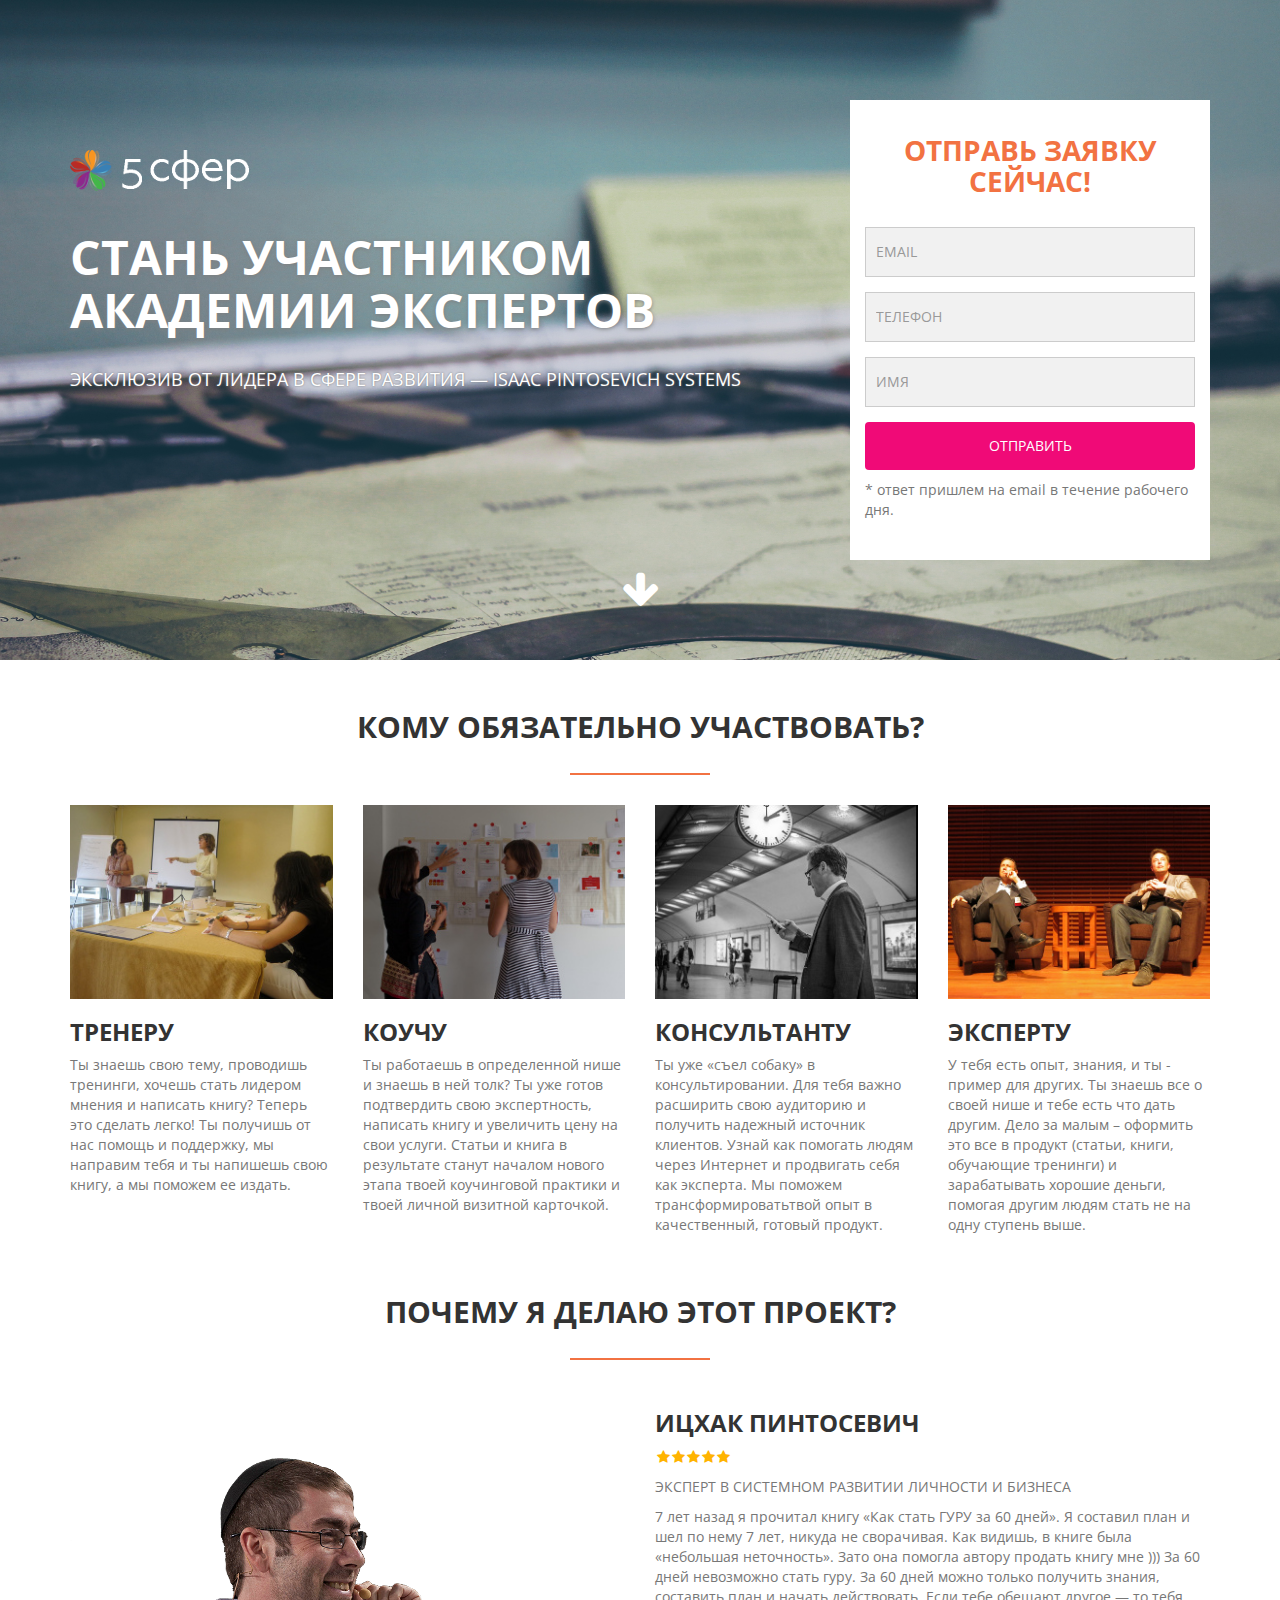
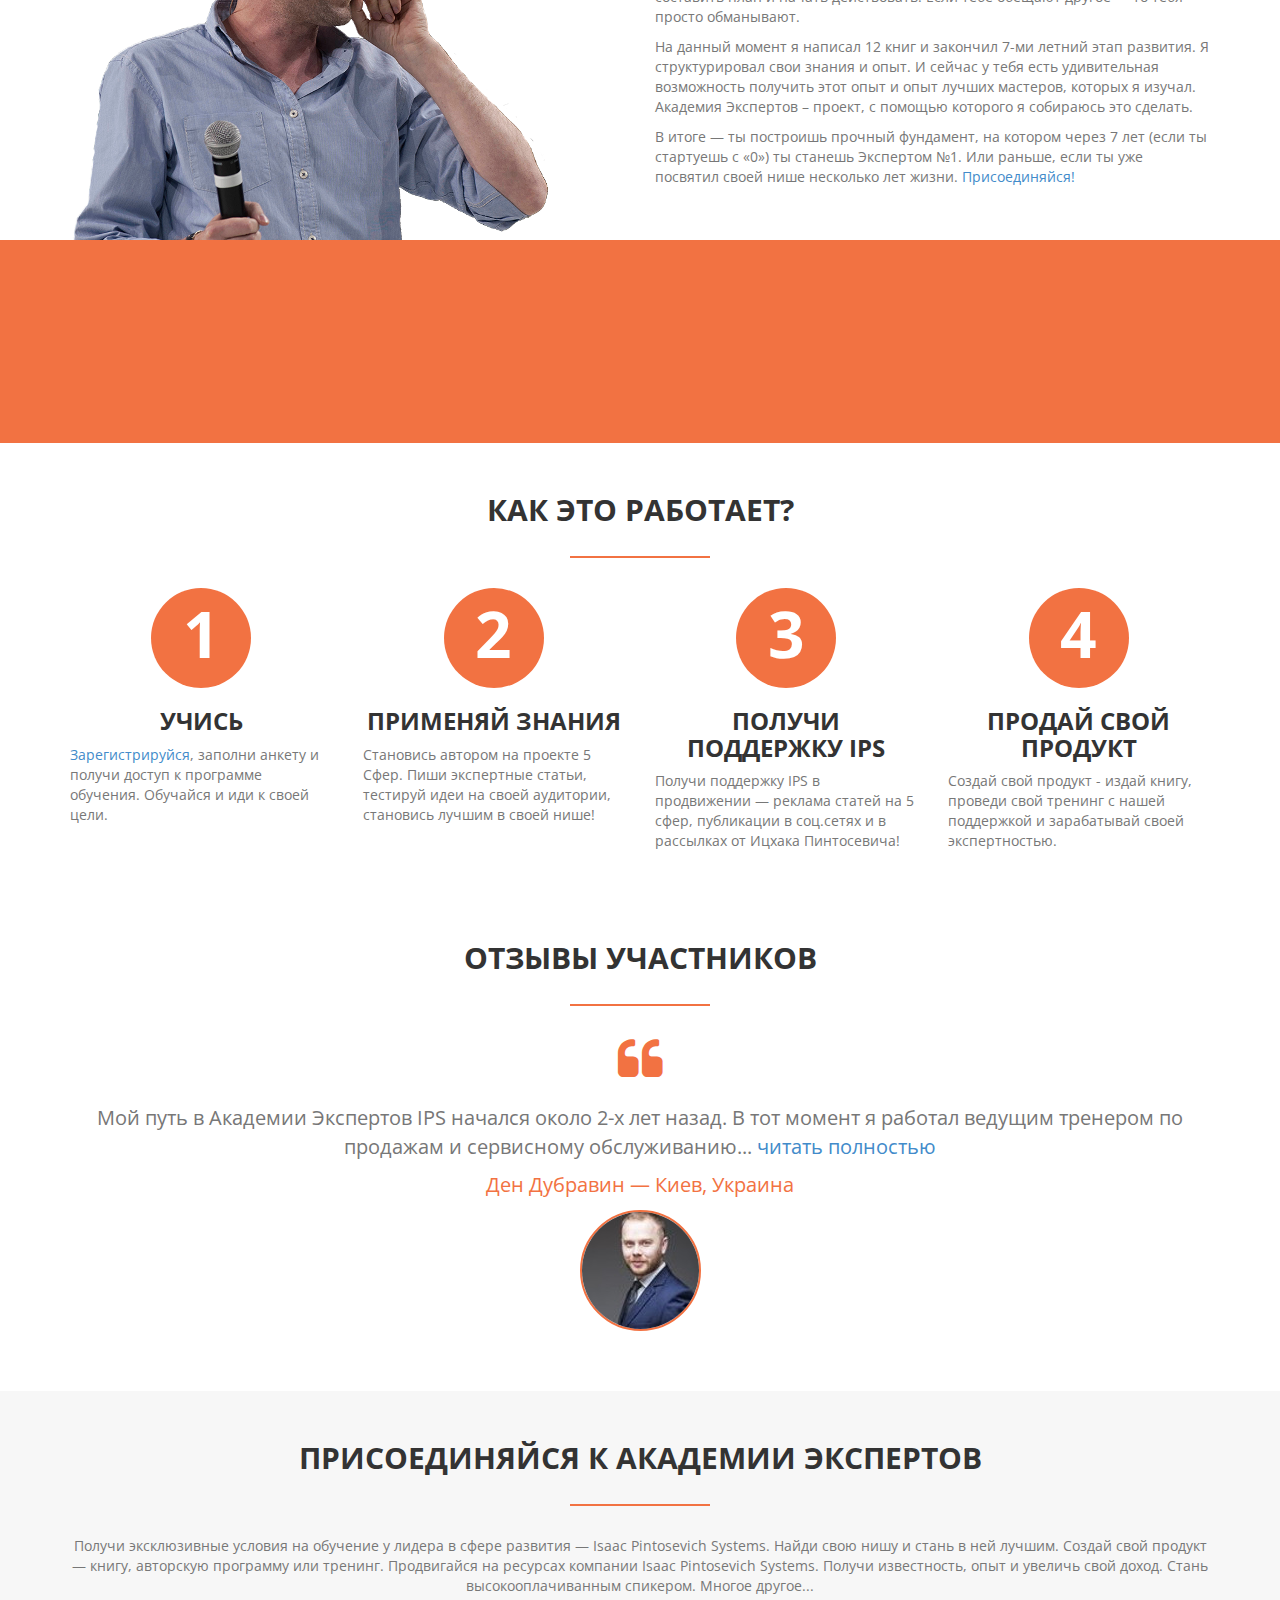
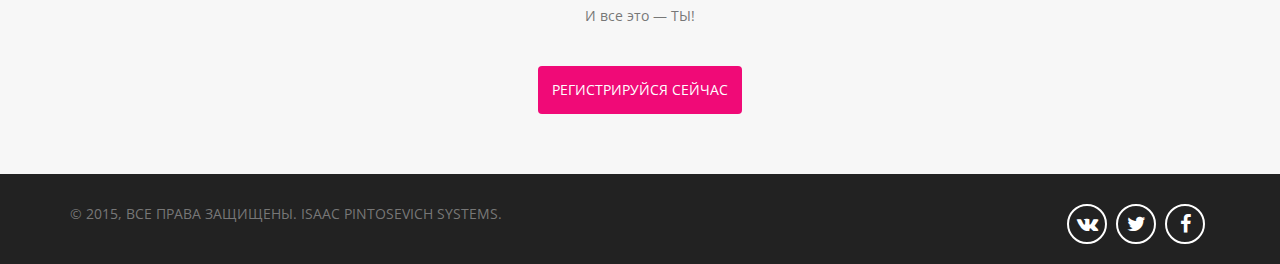
<file: index.html>
<!DOCTYPE html>
<html lang="ru">	
	<head>
		<meta charset="utf-8">
		<meta http-equiv="X-UA-Compatible" content="IE=edge">
		<meta name="viewport" content="width=device-width, initial-scale=1">
		<title>Академия экспертов на 5 сфер</title>
		<meta name="descroption" content="Присоединяйся к «Академии Экспертов» — cовместный обучающий проект Isaac Pintosevich Systems и 5 сфер.">

		<!-- Bootstrap CSS -->
		<!--link href="https://maxcdn.bootstrapcdn.com/bootstrap/3.3.5/css/bootstrap.min.css" rel="stylesheet"-->
		<link rel="stylesheet" type="text/css" href="bootstrap/css/bootstrap.css">

		<!-- Font Awesome -->
		<link rel="stylesheet" href="https://maxcdn.bootstrapcdn.com/font-awesome/4.4.0/css/font-awesome.min.css">
		<link rel="stylesheet" type="text/css" href="css/animate.min.css">
		<link rel="stylesheet" type="text/css" href="css/main.css">

		<!-- HTML5 Shim and Respond.js IE8 support of HTML5 elements and media queries -->
		<!-- WARNING: Respond.js doesn't work if you view the page via file:// -->
		<!--[if lt IE 9]>
			<script src="https://oss.maxcdn.com/libs/html5shiv/3.7.0/html5shiv.js"></script>
			<script src="https://oss.maxcdn.com/libs/respond.js/1.4.2/respond.min.js"></script>
		<![endif]-->
	</head>
	<body>
		<header class="header">
			<div class="container">
				<div class="row">
					<div class="col-xs-12 col-sm-12 col-md-8 col-lg-8 heroitem">
						<a class="" href="http://5sfer.com" ><img src="images/academy/5sferlogo-157x41-white.png" alt="logo" data-selector="img"></a>
						<h1>Стань участником <br>
						Академии Экспертов</h1>
						<p>Эксклюзив от лидера в сфере развития — Isaac Pintosevich Systems</p>
					</div>
					<div class="col-xs-12 col-sm-12 col-md-4 col-lg-4">
						<form class="ctaform"><a name="register"></a>
						  <h3>Отправь заявку сейчас!</h3>
						  <div class="form-group">
						    <input type="email" class="form-control" id="exampleInputEmail1" placeholder="Email">
						  </div>
						  <div class="form-group">
						    <input type="text" class="form-control" id="exampleInputPhone" placeholder="телефон">
						  </div>
						  <div class="form-group">
						    <input type="text" class="form-control" id="exampleInputName" placeholder="имя">
						  </div>

						  <button type="submit" class="btn btn-default">Отправить</button>
						  <p>* ответ пришлем на email в течение рабочего дня.</p>
						</form>
					</div>
				</div>
			</div>
			<div class="col-md-12 col-lg-12">
				<div class="scroll-arrow"><a href="#2ndscreen" title=""><i class="fa fa-arrow-down"></i></a></div>
			</div>
		</header>
		<section class="who">
			<div class="container">
				<div class="row">
					<div class="col-xs-12 col-sm-12 col-md-12 col-lg-12"><a name="2ndscreen"></a>
						<h2>Кому обязательно участвовать?</h2>
						<div class="subline"></div>
					</div>
					<article class="col-xs-12 col-sm-6 col-md-6 col-lg-3 target">
					<img src="images/academy/who02.jpg" alt="">
					<span class="textwrap">
						<h3>Тренеру</h3>
						<p>Ты знаешь свою тему, проводишь тренинги, хочешь стать лидером мнения и написать книгу? Теперь это сделать легко! Ты получишь от нас помощь и поддержку, мы направим тебя и ты напишешь свою книгу, а мы поможем ее издать.</p>
					</span>
					</article>
					<article class="col-xs-12 col-sm-6 col-md-6 col-lg-3 target">
						<img src="images/academy/who03.jpg" alt="">
						<span class="textwrap">
							<h3>Коучу</h3>
							<p>Ты работаешь в определенной нише и знаешь в ней толк? Ты уже готов подтвердить свою экспертность, написать книгу и увеличить цену на свои услуги. Статьи и книга в результате станут началом нового этапа твоей коучинговой практики и твоей личной визитной карточкой.</p>
						</span>
					</article>
					<article class="col-xs-12 col-sm-6 col-md-6 col-lg-3 target">
						<img src="images/academy/who01.jpg" alt="">
						<span class="textwrap">
							<h3>Консультанту</h3>
							<p>Ты уже «съел собаку» в консультировании. Для тебя важно расширить свою аудиторию и получить надежный источник клиентов. Узнай как помогать людям через Интернет и продвигать себя как эксперта. Мы поможем трансформироватьтвой опыт в качественный, готовый продукт.</p>
						</span>
					</article>
					<article class="col-xs-12 col-sm-6 col-md-6 col-lg-3 target">
						<img src="images/academy/who04.jpg" alt="">
						<span class="textwrap">
							<h3>Эксперту</h3>
							<p>У тебя есть опыт, знания, и ты - пример для других. Ты знаешь все о своей нише и тебе есть что дать другим. Дело за малым – оформить это все в продукт (статьи, книги, обучающие тренинги) и зарабатывать хорошие деньги, помогая другим людям стать не на одну ступень выше.</p>
						</span>
					</article>
				</div>
			</div>
		</section>
		<section class="about">
			<div class="container">
				<div class="row">
					<div class="col-xs-12 col-sm-12 col-md-12 col-lg-12">
						<h2>Почему я делаю этот проект?</h2>
						<div class="subline"></div>
					</div>
					<div class="col-xs-12 col-sm-12 col-md-6 col-lg-6">
						<img src="images/academy/isaacp-crop.png" alt="team" data-selector="img">
					</div>
					<div class="col-xs-12 col-sm-12 col-md-6 col-lg-6">
						<h3>Ицхак Пинтосевич</h3>
						<p class="starrating"><i class="fa fa-star"></i><i class="fa fa-star"></i><i class="fa fa-star"></i><i class="fa fa-star"></i><i class="fa fa-star"></i></p>
						<p>ЭКСПЕРТ В СИСТЕМНОМ РАЗВИТИИ ЛИЧНОСТИ И БИЗНЕСА</p>
						<p>7 лет назад я прочитал книгу «Как стать ГУРУ за 60 дней». Я составил план и шел по нему 7 лет, никуда не сворачивая. Как видишь, в книге была «небольшая неточность». Зато она помогла автору продать книгу мне ))) За 60 дней невозможно стать гуру. За 60 дней можно только получить знания, составить план и начать действовать. Если тебе обещают другое — то тебя просто обманывают.</p>

						<p>На данный момент я написал 12 книг и закончил 7-ми летний этап развития. Я структурировал свои знания и опыт. И сейчас у тебя есть удивительная возможность получить этот опыт и опыт лучших мастеров, которых я изучал. Академия Экспертов – проект, с помощью которого я собираюсь это сделать.</p>

						<p>В итоге — ты построишь прочный фундамент, на котором через 7 лет (если ты стартуешь с «0») ты станешь Экспертом №1. Или раньше, если ты уже посвятил своей нише несколько лет жизни. <a href="#" title="">Присоединяйся!</a></p>
					</div>
				</div>
			</div>
		</section>
		<section class="funfacts">
			<div class="container">
				<div class="row">
					<div class="col-xs-12 col-sm-12 col-md-3 col-lg-3">
						<div class="funnumber wow bounceInUp">
						34 798
						</div>
						<div class="funfact wow bounceInDown">
						Прошли обучение
						</div>
					</div>
					<div class="col-xs-12 col-sm-12 col-md-3 col-lg-3">
						<div class="funnumber wow bounceInUp">
						250 000
						</div>
						<div class="funfact wow bounceInDown">
						Читателей в месяц	
						</div>
					</div>
					<div class="col-xs-12 col-sm-12 col-md-3 col-lg-3">
						<div class="funnumber wow bounceInUp">
						134 000
						</div>
						<div class="funfact wow bounceInDown">
						Фанов Facebook	
						</div>
					</div>
					<div class="col-xs-12 col-sm-12 col-md-3 col-lg-3">
						<div class="funnumber wow bounceInUp">
						100 000
						</div>
						<div class="funfact wow bounceInDown">
						Подписчиков рассылки	
						</div>
					</div>
				</div>
			</div>
		</section>
		<section class="steps">
			<div class="container">
				<div class="row">
					<div class="col-xs-12 col-sm-12 col-md-12 col-lg-12">
						<h2>Как это работает?</h2>
						<div class="subline"></div>
					</div>
					<div class="col-xs-12 col-sm-6 col-md-3 col-lg-3">
						<div class="step">
							1
						</div>
						<h3>Учись</h3>
						<p><a href="#register" title="">Зарегистрируйся</a>, заполни анкету и получи доступ к программе обучения. Обучайся и иди к своей цели.</p>
					</div>
					<div class="col-xs-12 col-sm-6 col-md-3 col-lg-3">
						<div class="step">
							2
						</div>
						<h3>Применяй знания</h3>
						<p>Становись автором на проекте 5 Сфер. Пиши экспертные статьи, тестируй идеи на своей аудитории, становись лучшим в своей нише!</p>
					</div>
					<div class="col-xs-12 col-sm-6 col-md-3 col-lg-3">
						<div class="step">
							3
						</div>
						<h3>Получи поддержку IPS</h3>
						<p>Получи поддержку IPS в продвижении — реклама статей на 5 сфер, публикации в соц.сетях и в рассылках от Ицхака Пинтосевича!</p>
					</div>
					<div class="col-xs-12 col-sm-6 col-md-3 col-lg-3">
						<div class="step">
							4
						</div>
						<h3>Продай свой продукт</h3>
						<p>Создай свой продукт - издай книгу, проведи свой тренинг с нашей поддержкой и зарабатывай своей экспертностью.</p>
					</div>
				</div>
			</div>
		</section>
		<section class="testimonials">
			<div class="container">
				<div class="row">
					<div class="col-xs-12 col-sm-12 col-md-12 col-lg-12">
						<h2>Отзывы участников</h2>
						<div class="subline"></div>
					</div>
					<div class="col-xs-12 col-sm-12 col-md-12 col-lg-12 carousel slide" data-ride="carousel" id="carousel-testimonials">
					<div class="carousel-inner" role="listbox">
						<div class="item active">
							<i class="fa fa-quote-left quote"></i>
							<p>Мой путь в Академии Экспертов IPS начался около 2-х лет назад. В тот момент я работал ведущим тренером по продажам и сервисному обслуживанию... <a href="http://5sfer.com/20579-istoriya-uspekha-dena-dubravina.html" target="_blank">читать полностью</a></p>
							<p class="name">Ден Дубравин — Киев, Украина</p>
							<img src="images/academy/den-dubravin.jpg" alt="" class="avatar">
						</div>
						<div class="item">
							<i class="fa fa-quote-left quote"></i>
							<p>Мне нравится как меняется моя жизнь ... Сегодня я автор и инструктор эколифтинга лица (йога для лица). Простыми естественными методами я улучшила свою внешность и помогаю другим женщинам... <a href="http://5sfer.com/20639-kak-ya-izmenila-svoyu-zhizn-i-teper-pomogayu-drugim-zhenshchinam.html" target="_blank">читать полностью</a></p>
							<p class="name">Елена Савчук — Киев, Украина</p>
							<img src="images/academy/elenasavchuk.jpg" alt="" class="avatar">
						</div>
					</div>
					</div>
				</div>
			</div>
		</section>
		<section class="lastcall">
			<div class="container">
				<div class="row">
					<div class="col-xs-12 col-sm-12 col-md-12 col-lg-12">
						<h2>Присоединяйся к Академии Экспертов</h2>
						<div class="subline"></div>
						<p>Получи эксклюзивные условия на обучение у лидера в сфере развития —  Isaac Pintosevich Systems. Найди свою нишу и стань в ней лучшим. Создай свой продукт — книгу, авторскую программу или тренинг. Продвигайся на ресурсах компании Isaac Pintosevich Systems. Получи известность, опыт и увеличь свой доход. Стань высокооплачиванным спикером. Многое другое...</p>
						<p>И все это — ТЫ!</p>
						<a href="#register" type="button" class="btn btn-default">Регистрируйся сейчас</a>
					</div>
				</div>
			</div>
		</section>
		<footer class="footer">
			<div class="container">
				<div class="row">
					<div class="col-xs-6 col-sm-6 col-md-6 col-lg-6">
						<span class="copyrights">© 2015, ВСЕ ПРАВА ЗАЩИЩЕНЫ. ISAAC PINTOSEVICH SYSTEMS.</span>
					</div>
					<div class="col-xs-6 col-sm-6 col-md-6 col-lg-6">
						<div class="footer-social">
							<ul>
								<li><a href="#"><i class="fa fa-vk"></i></a></li>
								<li><a href="#"><i class="fa fa-twitter"></i></a></li>
								<li><a href="#"><i class="fa fa-facebook"></i></a></li>
							</ul>
						</div>
					</div>
				</div>
			</div>
		</footer>

		<!-- jQuery -->
		<script src="https://ajax.googleapis.com/ajax/libs/jquery/2.1.4/jquery.min.js"></script>
		<!-- Bootstrap JavaScript -->
		<script src="https://maxcdn.bootstrapcdn.com/bootstrap/3.3.5/js/bootstrap.min.js"></script>
		<script src="js/wow.min.js" charset="utf-8" async defer></script>
		<script src="js/client.js" charset="utf-8" async defer></script>
	</body>
</html>
</file>
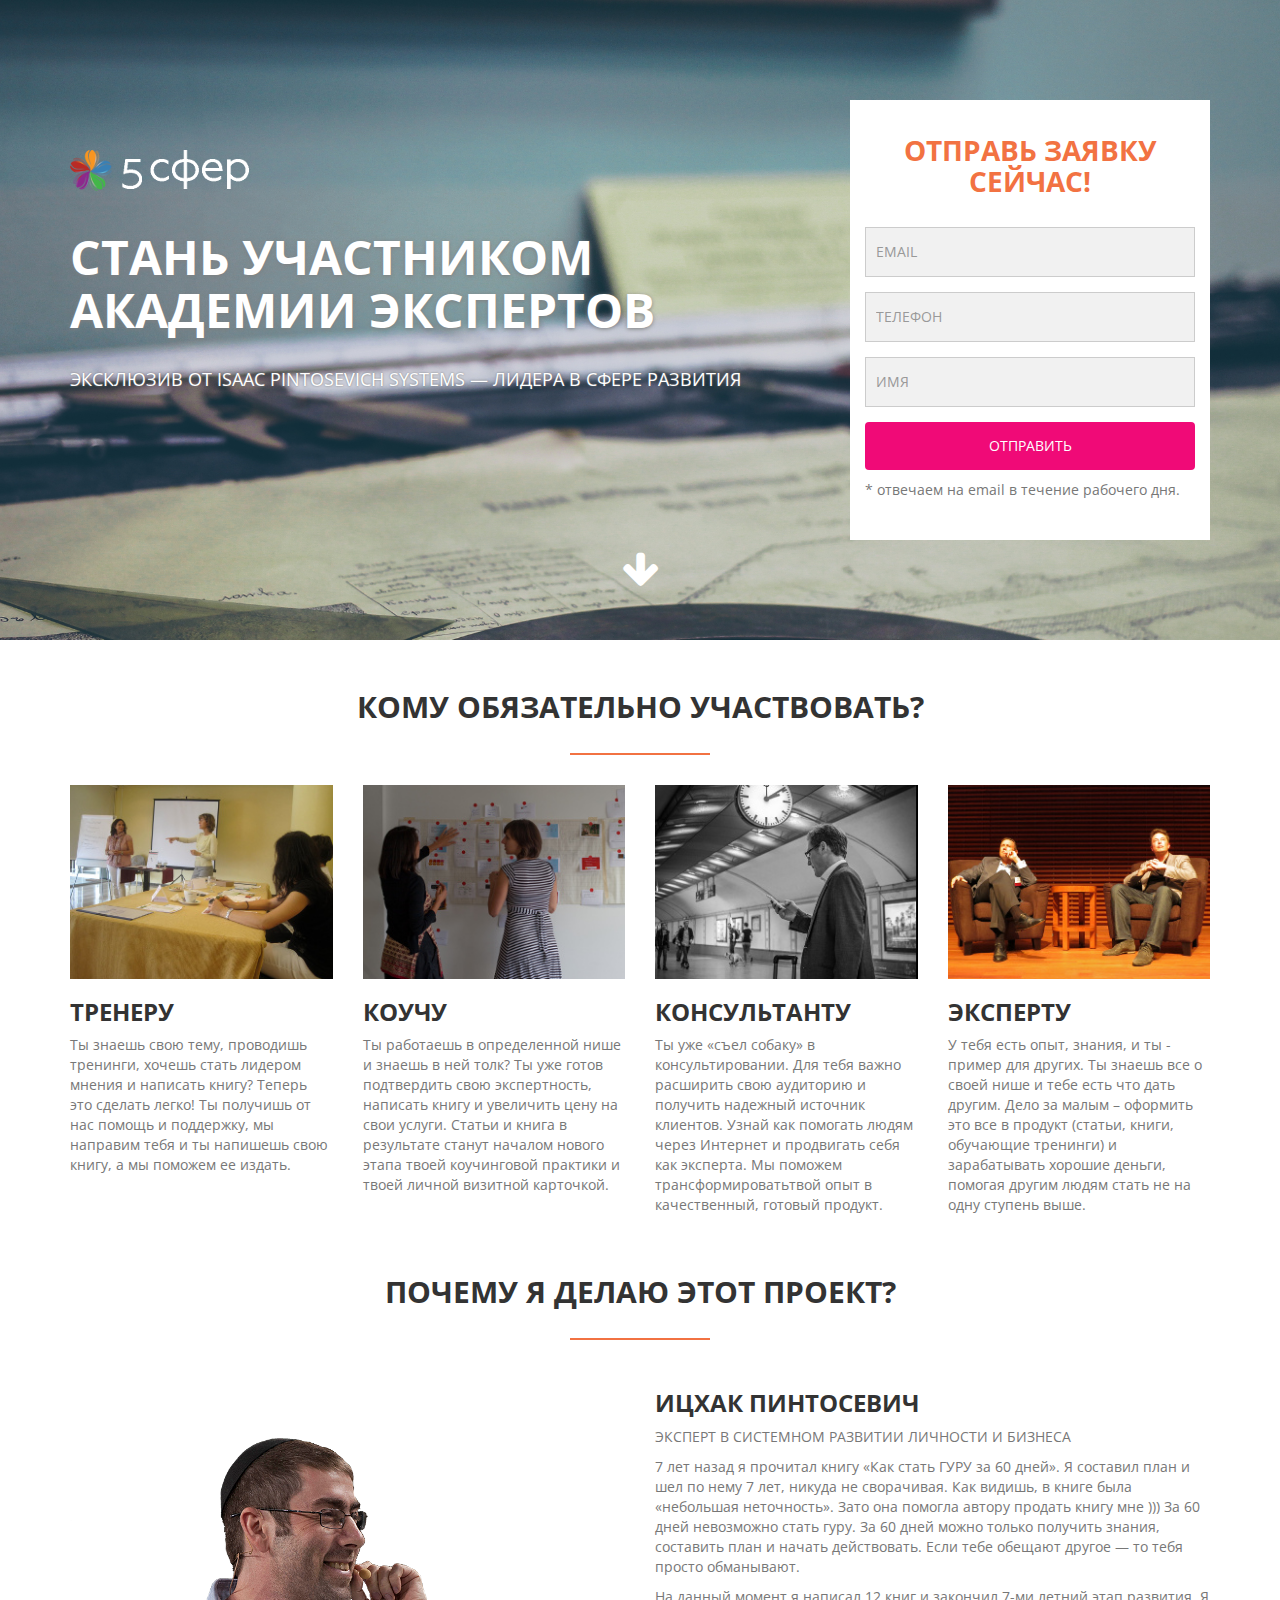
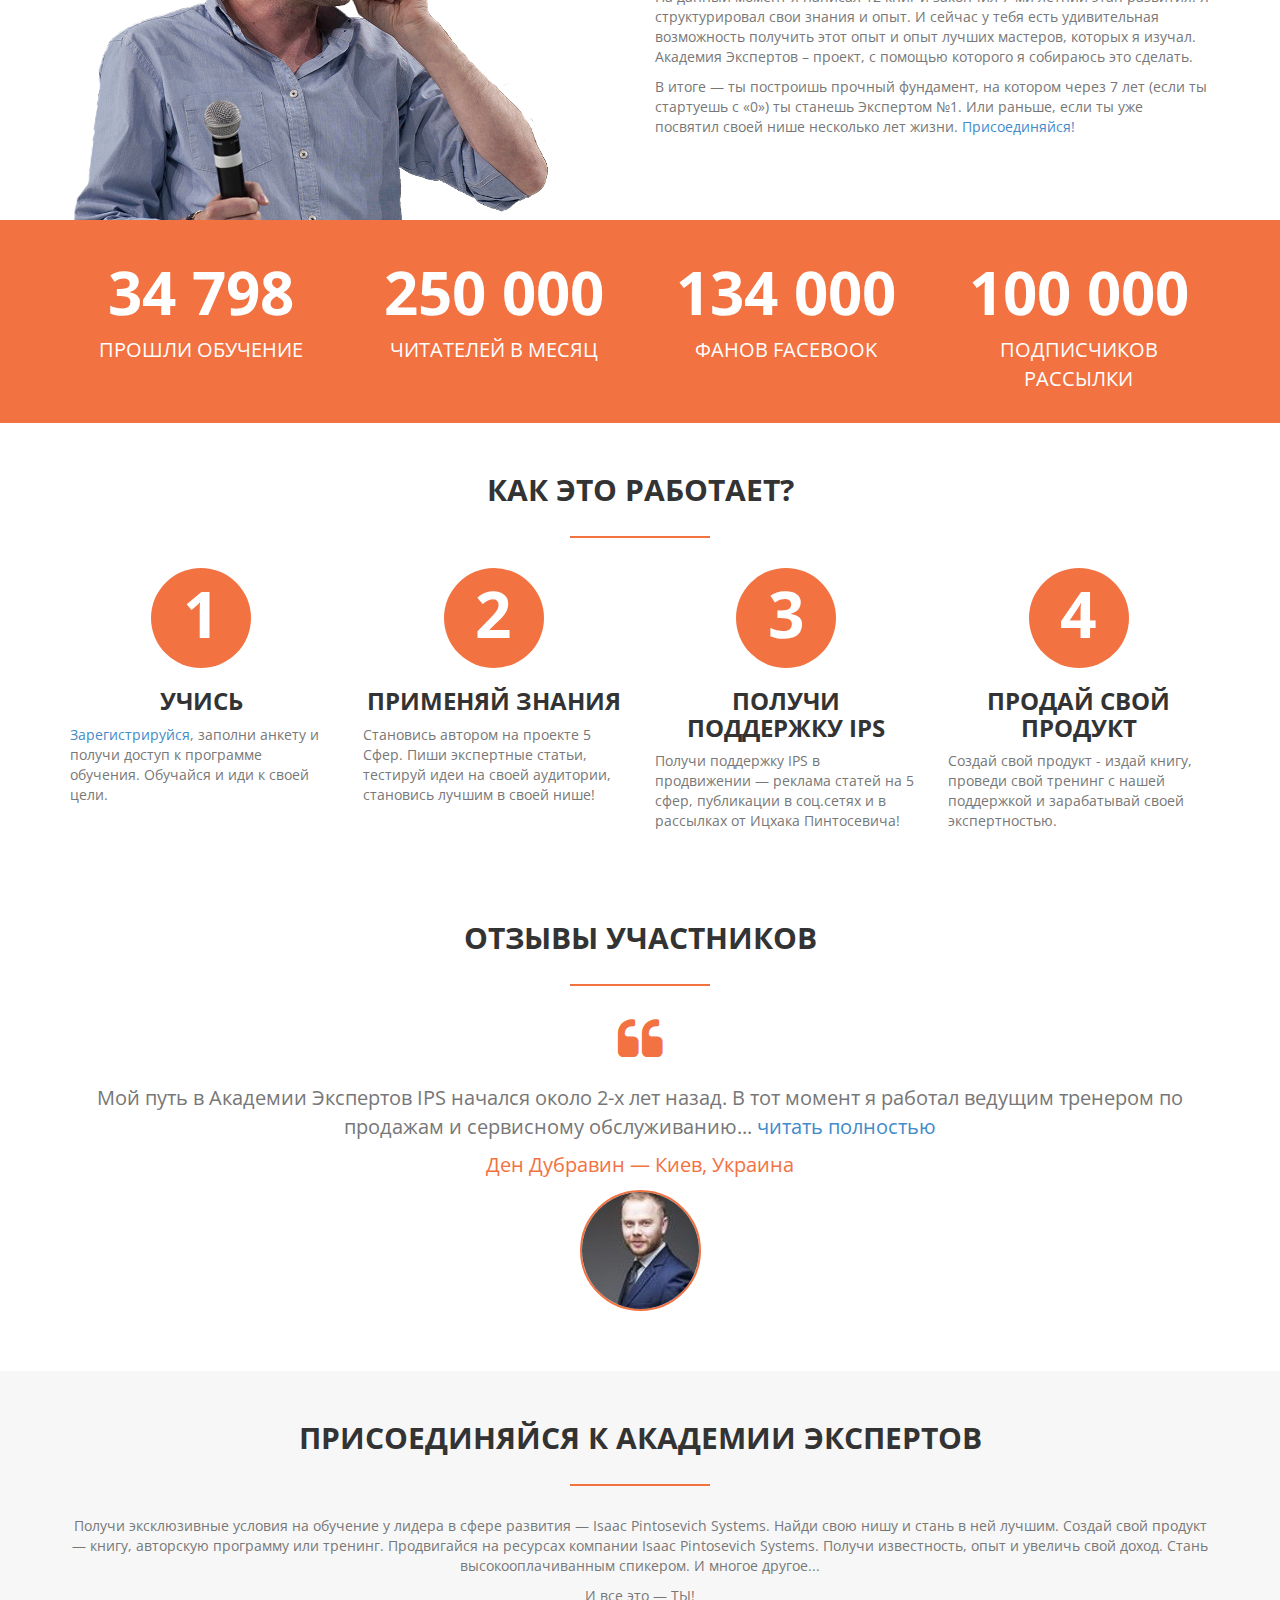
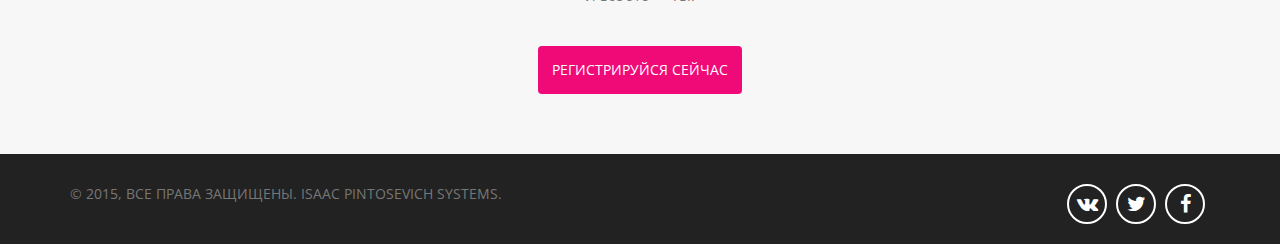
<file: academy.html>
<!DOCTYPE html>
<html lang="ru">	
	<head>
		<meta charset="utf-8">
		<meta http-equiv="X-UA-Compatible" content="IE=edge">
		<meta name="viewport" content="width=device-width, initial-scale=1">
		<title>Title Page</title>

		<!-- Bootstrap CSS -->
		<!--link href="https://maxcdn.bootstrapcdn.com/bootstrap/3.3.5/css/bootstrap.min.css" rel="stylesheet"-->
		<link rel="stylesheet" type="text/css" href="bootstrap/css/bootstrap.css">

		<!-- Font Awesome -->
		<link rel="stylesheet" href="https://maxcdn.bootstrapcdn.com/font-awesome/4.4.0/css/font-awesome.min.css">
		
		<link rel="stylesheet" type="text/css" href="css/main.css">

		<!-- HTML5 Shim and Respond.js IE8 support of HTML5 elements and media queries -->
		<!-- WARNING: Respond.js doesn't work if you view the page via file:// -->
		<!--[if lt IE 9]>
			<script src="https://oss.maxcdn.com/libs/html5shiv/3.7.0/html5shiv.js"></script>
			<script src="https://oss.maxcdn.com/libs/respond.js/1.4.2/respond.min.js"></script>
		<![endif]-->
	</head>
	<body>
		<header class="header">
			<div class="container">
				<div class="row">
					<div class="col-xs-12 col-sm-12 col-md-8 col-lg-8 heroitem">
						<a class="" href="#" ><img src="images/academy/5sferlogo-157x41-white.png" alt="logo" data-selector="img"></a>
						<h1>Стань участником <br>
						Академии Экспертов</h1>
						<p>Эксклюзив от Isaac Pintosevich Systems — лидера в сфере развития</p>
					</div>
					<div class="col-xs-12 col-sm-12 col-md-4 col-lg-4">
						<form class="ctaform"><a name="register"></a>
						  <h3>Отправь заявку сейчас!</h3>
						  <div class="form-group">
						    <input type="email" class="form-control" id="exampleInputEmail1" placeholder="Email">
						  </div>
						  <div class="form-group">
						    <input type="text" class="form-control" id="exampleInputPhone" placeholder="телефон">
						  </div>
						  <div class="form-group">
						    <input type="text" class="form-control" id="exampleInputName" placeholder="имя">
						  </div>

						  <button type="submit" class="btn btn-default">Отправить</button>
						  <p>* отвечаем на email в течение рабочего дня.</p>
						</form>
					</div>
				</div>
			</div>
			<div class="col-md-12 col-lg-12">
				<div class="scroll-arrow"><a href="#2ndscreen" title=""><i class="fa fa-arrow-down"></i></a></div>
			</div>
		</header>
		<section class="who">
			<div class="container">
				<div class="row">
					<div class="col-xs-12 col-sm-12 col-md-12 col-lg-12"><a name="2ndscreen"></a>
						<h2>Кому обязательно участвовать?</h2>
						<div class="subline"></div>
					</div>
					<article class="col-xs-12 col-sm-6 col-md-6 col-lg-3 target">
					<img src="images/academy/who02.jpg" alt="">
					<span class="textwrap">
						<h3>Тренеру</h3>
						<p>Ты знаешь свою тему, проводишь тренинги, хочешь стать лидером мнения и написать книгу? Теперь это сделать легко! Ты получишь от нас помощь и поддержку, мы направим тебя и ты напишешь свою книгу, а мы поможем ее издать.</p>
					</span>
					</article>
					<article class="col-xs-12 col-sm-6 col-md-6 col-lg-3 target">
						<img src="images/academy/who03.jpg" alt="">
						<span class="textwrap">
							<h3>Коучу</h3>
							<p>Ты работаешь в определенной нише и знаешь в ней толк? Ты уже готов подтвердить свою экспертность, написать книгу и увеличить цену на свои услуги. Статьи и книга в результате станут началом нового этапа твоей коучинговой практики и твоей личной визитной карточкой.</p>
						</span>
					</article>
					<article class="col-xs-12 col-sm-6 col-md-6 col-lg-3 target">
						<img src="images/academy/who01.jpg" alt="">
						<span class="textwrap">
							<h3>Консультанту</h3>
							<p>Ты уже «съел собаку» в консультировании. Для тебя важно расширить свою аудиторию и получить надежный источник клиентов. Узнай как помогать людям через Интернет и продвигать себя как эксперта. Мы поможем трансформироватьтвой опыт в качественный, готовый продукт.</p>
						</span>
					</article>
					<article class="col-xs-12 col-sm-6 col-md-6 col-lg-3 target">
						<img src="images/academy/who04.jpg" alt="">
						<span class="textwrap">
							<h3>Эксперту</h3>
							<p>У тебя есть опыт, знания, и ты - пример для других. Ты знаешь все о своей нише и тебе есть что дать другим. Дело за малым – оформить это все в продукт (статьи, книги, обучающие тренинги) и зарабатывать хорошие деньги, помогая другим людям стать не на одну ступень выше.</p>
						</span>
					</article>
				</div>
			</div>
		</section>
		<section class="about">
			<div class="container">
				<div class="row">
					<div class="col-xs-12 col-sm-12 col-md-12 col-lg-12">
						<h2>Почему я делаю этот проект?</h2>
						<div class="subline"></div>
					</div>
					<div class="col-xs-12 col-sm-12 col-md-6 col-lg-6">
						<img src="images/academy/isaacp-crop.png" alt="team" data-selector="img">
					</div>
					<div class="col-xs-12 col-sm-12 col-md-6 col-lg-6">
						<h3>Ицхак Пинтосевич</h3>
						<p>ЭКСПЕРТ В СИСТЕМНОМ РАЗВИТИИ ЛИЧНОСТИ И БИЗНЕСА</p>
						<p>7 лет назад я прочитал книгу «Как стать ГУРУ за 60 дней». Я составил план и шел по нему 7 лет, никуда не сворачивая. Как видишь, в книге была «небольшая неточность». Зато она помогла автору продать книгу мне ))) За 60 дней невозможно стать гуру. За 60 дней можно только получить знания, составить план и начать действовать. Если тебе обещают другое — то тебя просто обманывают.</p>

						<p>На данный момент я написал 12 книг и закончил 7-ми летний этап развития. Я структурировал свои знания и опыт. И сейчас у тебя есть удивительная возможность получить этот опыт и опыт лучших мастеров, которых я изучал. Академия Экспертов – проект, с помощью которого я собираюсь это сделать.</p>

						<p>В итоге — ты построишь прочный фундамент, на котором через 7 лет (если ты стартуешь с «0») ты станешь Экспертом №1. Или раньше, если ты уже посвятил своей нише несколько лет жизни. <a href="#" title="">Присоединяйся!</a></p>
					</div>
				</div>
			</div>
		</section>
		<section class="funfacts">
			<div class="container">
				<div class="row">
					<div class="col-xs-12 col-sm-12 col-md-3 col-lg-3">
						<div class="funnumber">
						34 798
						</div>
						<div class="funfact">
						Прошли обучение
						</div>
					</div>
					<div class="col-xs-12 col-sm-12 col-md-3 col-lg-3">
						<div class="funnumber">
						250 000
						</div>
						<div class="funfact">
						Читателей в месяц	
						</div>
					</div>
					<div class="col-xs-12 col-sm-12 col-md-3 col-lg-3">
						<div class="funnumber">
						134 000
						</div>
						<div class="funfact">
						Фанов Facebook	
						</div>
					</div>
					<div class="col-xs-12 col-sm-12 col-md-3 col-lg-3">
						<div class="funnumber">
						100 000
						</div>
						<div class="funfact">
						Подписчиков рассылки	
						</div>
					</div>
				</div>
			</div>
		</section>
		<section class="steps">
			<div class="container">
				<div class="row">
					<div class="col-xs-12 col-sm-12 col-md-12 col-lg-12">
						<h2>Как это работает?</h2>
						<div class="subline"></div>
					</div>
					<div class="col-xs-12 col-sm-6 col-md-3 col-lg-3">
						<div class="step">
							1
						</div>
						<h3>Учись</h3>
						<p><a href="#register" title="">Зарегистрируйся</a>, заполни анкету и получи доступ к программе обучения. Обучайся и иди к своей цели.</p>
					</div>
					<div class="col-xs-12 col-sm-6 col-md-3 col-lg-3">
						<div class="step">
							2
						</div>
						<h3>Применяй знания</h3>
						<p>Становись автором на проекте 5 Сфер. Пиши экспертные статьи, тестируй идеи на своей аудитории, становись лучшим в своей нише!</p>
					</div>
					<div class="col-xs-12 col-sm-6 col-md-3 col-lg-3">
						<div class="step">
							3
						</div>
						<h3>Получи поддержку IPS</h3>
						<p>Получи поддержку IPS в продвижении — реклама статей на 5 сфер, публикации в соц.сетях и в рассылках от Ицхака Пинтосевича!</p>
					</div>
					<div class="col-xs-12 col-sm-6 col-md-3 col-lg-3">
						<div class="step">
							4
						</div>
						<h3>Продай свой продукт</h3>
						<p>Создай свой продукт - издай книгу, проведи свой тренинг с нашей поддержкой и зарабатывай своей экспертностью.</p>
					</div>
				</div>
			</div>
		</section>
		<section class="testimonials">
			<div class="container">
				<div class="row">
					<div class="col-xs-12 col-sm-12 col-md-12 col-lg-12">
						<h2>Отзывы участников</h2>
						<div class="subline"></div>
					</div>
					<div class="col-xs-12 col-sm-12 col-md-12 col-lg-12 carousel slide" data-ride="carousel" id="carousel-testimonials">
					<div class="carousel-inner" role="listbox">
						<div class="item active">
							<i class="fa fa-quote-left quote"></i>
							<p>Мой путь в Академии Экспертов IPS начался около 2-х лет назад. В тот момент я работал ведущим тренером по продажам и сервисному обслуживанию... <a href="#" target="_blank">читать полностью</a></p>
							<p class="name">Ден Дубравин — Киев, Украина</p>
							<img src="images/academy/den-dubravin.jpg" alt="" class="avatar">
						</div>
						<div class="item">
							<i class="fa fa-quote-left quote"></i>
							<p>Мне нравится как меняется моя жизнь ... Сегодня я автор и инструктор эколифтинга лица (йога для лица). Простыми естественными методами я улучшила свою внешность и помогаю другим женщинам... <a href="http://5sfer.com/20639-kak-ya-izmenila-svoyu-zhizn-i-teper-pomogayu-drugim-zhenshchinam.html" target="_blank">читать полностью</a></p>
							<p class="name">Елена Савчук — Киев, Украина</p>
							<img src="images/academy/elenasavchuk.jpg" alt="" class="avatar">
						</div>
					</div>
					</div>
				</div>
			</div>
		</section>
		<section class="lastcall">
			<div class="container">
				<div class="row">
					<div class="col-xs-12 col-sm-12 col-md-12 col-lg-12">
						<h2>Присоединяйся к Академии Экспертов</h2>
						<div class="subline"></div>
						<p>Получи эксклюзивные условия на обучение у лидера в сфере развития —  Isaac Pintosevich Systems. Найди свою нишу и стань в ней лучшим. Создай свой продукт — книгу, авторскую программу или тренинг. Продвигайся на ресурсах компании Isaac Pintosevich Systems. Получи известность, опыт и увеличь свой доход. Стань высокооплачиванным спикером. И многое другое...</p>
						<p>И все это — ТЫ!</p>
						<a href="#register" type="button" class="btn btn-default">Регистрируйся сейчас</a>
					</div>
				</div>
			</div>
		</section>
		<footer class="footer">
			<div class="container">
				<div class="row">
					<div class="col-xs-6 col-sm-6 col-md-6 col-lg-6">
						<span class="copyrights">© 2015, ВСЕ ПРАВА ЗАЩИЩЕНЫ. ISAAC PINTOSEVICH SYSTEMS.</span>
					</div>
					<div class="col-xs-6 col-sm-6 col-md-6 col-lg-6">
						<div class="footer-social">
							<ul>
								<li><a href="#"><i class="fa fa-vk"></i></a></li>
								<li><a href="#"><i class="fa fa-twitter"></i></a></li>
								<li><a href="#"><i class="fa fa-facebook"></i></a></li>
							</ul>
						</div>
					</div>
				</div>
			</div>
		</footer>

		<!-- jQuery -->
		<script src="https://ajax.googleapis.com/ajax/libs/jquery/2.1.4/jquery.min.js"></script>
		<!-- Bootstrap JavaScript -->
		<script src="https://maxcdn.bootstrapcdn.com/bootstrap/3.3.5/js/bootstrap.min.js"></script>
		<script src="js/client.js" charset="utf-8" async defer></script>
	</body>
</html>
</file>
<file: css/main.css>
@import url(http://fonts.googleapis.com/css?family=Open+Sans+Condensed:300|Open+Sans:400,700&subset=cyrillic,cyrillic-ext,latin);
@import url(http://fonts.googleapis.com/css?family=Open+Sans+Condensed:300,700&subset=latin,cyrillic);

body {
	font-family: 'Open Sans', sans-serif;
	color: #777;
}
h1, h2, h3, h4, h5, h6 {
	font-family: 'Open Sans Condensed', sans-serif;
	text-transform: uppercase;
}

h1 {
	font-size: 48px;
	padding-top: 20px;
	text-shadow: 0 1px 4px gray;
}

h1, h2, h3 {
	font-weight: bolder;
}

h2, h3, h4, h5, h6 {
	color: #333;
	text-align: center;
}

h1, h2 {
	margin-bottom: 30px;
}

.header {
	background-image: url(../images/academy/header-bg-02.jpg);
    background-repeat: no-repeat;
    background-position: 0% top;
    background-size: cover;
    background-attachment: fixed !important;
    background-color: rgba(0, 0, 0, 0);

    color: #FFF;
}

.heroitem {
	padding-top: 50px;
}

	.heroitem p {
		text-transform: uppercase;
		font-size: 18px;
		text-shadow: 0 0 2px #777;
	}
	.ctaform p {
		color: #777;
		margin-top: 10px;
	}

.who, .steps, .testimonials {
	padding-top: 30px;
	padding-bottom: 30px;
}

.about H3 {
	text-align: left !important;
}
.starrating i {
	padding-left: 2px;
	color: #FFB300;
}

.target {
	overflow: hidden;
}

.target img {
	width: 100%;
}
.target H3 {
	text-align: left;
}

.textwrap {

}

.ctaform {
	padding: 15px;
	padding-bottom: 30px;
	background-color: #FFF;
}
.ctaform h3 {
	color: #f27242;
	font-size: 28px;
	margin-bottom: 30px;
	text-align: center;
}

.ctaform input {
	padding: 12px 10px;
	color: #777;
	font-family: 'Open Sans Condensed', sans-serif;
	text-transform: uppercase;
	padding: 12px 10px;
    color: #777;
    background: #f1f1f1;
    /*border: 1px solid rgba(255,255,255,0);*/
    height: 50px;
    border-radius: 0px;
    box-shadow: none;
    -webkit-box-shadow:none;
}
.ctaform .btn{
	padding:14px 0;
	box-shadow:none;
	border:none;
	width: 100%;
	background-color: #f00a77;
	color: #FFF;
	text-transform: uppercase;

}
.funfacts {
	text-align: center;
	background-color: #f27242;
	color:#fff;
	font-family: 'Open Sans Condensed', sans-serif;
	padding-top: 30px;
}
.funnumber {
	font-size: 60px;
	font-weight: bolder;
}
.funfact {
	text-transform: uppercase;
	font-size: 20px;
	margin-bottom: 30px;
}
.steps {

}

.step {
	font-size: 64px;
	text-align: center;
	background-color: #f27242;
	color: #FFF;
	border-radius: 50%;
	width: 100px;
	height: 100px;
	margin: 0 auto;
	font-weight: bold;
	/*text-shadow: 1px 1px 1px #602d1a;*/
}

.testimonials {
	text-align: center;
}

.avatar {
	border-radius: 50%;
	border: 2px solid #f27242;
	margin-bottom: 30px;
	margin-left: auto;
	margin-right: auto;
}

.testimonials p {
	font-size: 20px;
}

.quote {
	color:#f27242;
	font-size: 48px;
	display: block;
	margin-bottom: 20px;
}

.name {
	color: #f27242;
	font-family: 'Open Sans Condensed', sans-serif;
}

.lastcall {
	text-align: center;
	background-color: #f7f7f7;
	padding-top: 30px;
	padding-bottom: 60px;
}

.lastcall .btn {
	padding: 14px;
    box-shadow: none;
    border: none;
    background-color: #f00a77;
    color: #FFF;
    text-transform: uppercase;
    margin-top: 30px;
}

.footer {
	padding-top: 30px;
	padding-bottom: 10px;
	background-color: #222;
}
.footer-social {
	text-align: right;
}

.footer li {
	display: inline-block;
	margin-right: 5px;
	text-decoration: none;
	list-style: none;
}

.footer-social li a {
	font-size: 20px;
    color: #fff;
    width: 40px;
    height: 40px;
    border: 2px solid #fff;
    border-radius: 50%;
    text-align: center;
    display: inline-block;
}

.footer-social li a i {
    line-height: 1.8;
}

.subline {
	width: 140px;
	height: 2px;
    background: #f27242;
    margin: 15px auto 10px;
    margin-bottom: 30px;
}

.scroll-arrow {
    bottom: 24px;
    left: 50%;
    z-index: 10;
    font-size: 40px;
    text-align: center;
  }
.scroll-arrow a {
	color: #ffffff;
}


@media (min-width: 768px) {
  	.header {
	  	padding-top: 0px;
	  	padding-bottom: 30px;
  	}
}

@media (min-width: 992px) {
  	.header {
	  	padding-top: 100px;
	  	padding-bottom: 100px;
  	}
}

@media (min-width: 1200px) {
	.header {
		padding-top: 100px;
		padding-bottom: 100px;
	}
}
</file>
